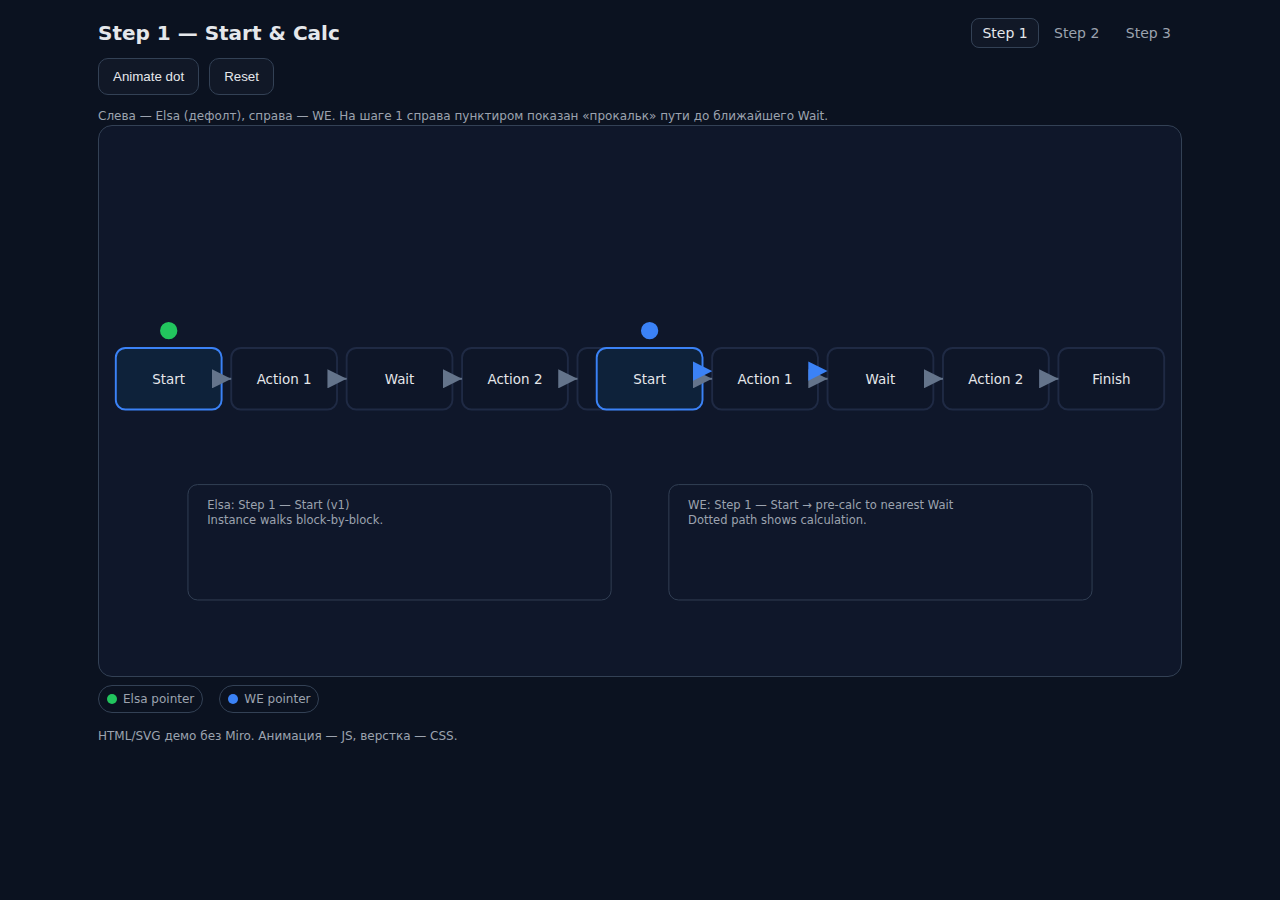
<file: we_demo/index.html>
<!DOCTYPE html>
<html lang="ru" data-page="step1">
<head>
  <meta charset="UTF-8" />
  <title>WE HTML Demo — Step 1</title>
  <meta name="viewport" content="width=device-width, initial-scale=1" />
  <link rel="stylesheet" href="styles.css" />
</head>
<body data-mode="step1">
  <div class="container">
    <div class="hdr">
      <h1>Step 1 — Start & Calc</h1>
      <nav class="nav">
        <a class="active" href="index.html">Step 1</a>
        <a href="step2.html">Step 2</a>
        <a href="step3.html">Step 3</a>
      </nav>
    </div>

    <div class="controls">
      <button id="btn-step">Animate dot</button>
      <button id="btn-reset">Reset</button>
    </div>
    <div class="help">Слева — Elsa (дефолт), справа — WE. На шаге 1 справа пунктиром показан «прокальк» пути до ближайшего Wait.</div>

    <div class="stage"></div>

    <div class="legend">
      <span class="badge"><span class="dot dot2"></span> Elsa pointer</span>
      <span class="badge"><span class="dot"></span> WE pointer</span>
    </div>

    <div class="footer">HTML/SVG демо без Miro. Анимация — JS, верстка — CSS.</div>
  </div>

  <script src="app.js"></script>
</body>
</html>
</file>
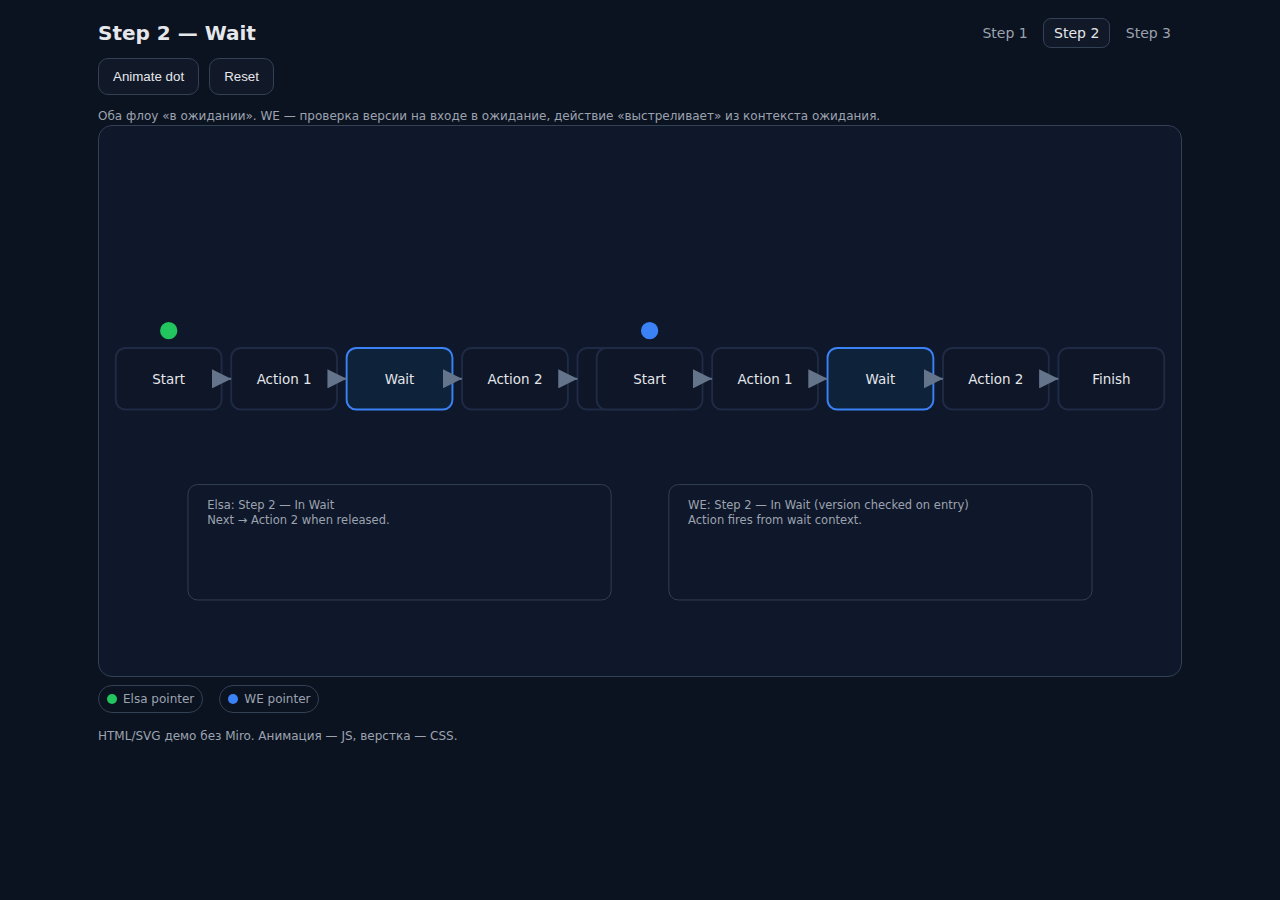
<file: we_demo/step2.html>
<!DOCTYPE html>
<html lang="ru" data-page="step2">
<head>
  <meta charset="UTF-8" />
  <title>WE HTML Demo — Step 2</title>
  <meta name="viewport" content="width=device-width, initial-scale=1" />
  <link rel="stylesheet" href="styles.css" />
</head>
<body data-mode="step2">
  <div class="container">
    <div class="hdr">
      <h1>Step 2 — Wait</h1>
      <nav class="nav">
        <a href="index.html">Step 1</a>
        <a class="active" href="step2.html">Step 2</a>
        <a href="step3.html">Step 3</a>
      </nav>
    </div>

    <div class="controls">
      <button id="btn-step">Animate dot</button>
      <button id="btn-reset">Reset</button>
    </div>
    <div class="help">Оба флоу «в ожидании». WE — проверка версии на входе в ожидание, действие «выстреливает» из контекста ожидания.</div>

    <div class="stage"></div>

    <div class="legend">
      <span class="badge"><span class="dot dot2"></span> Elsa pointer</span>
      <span class="badge"><span class="dot"></span> WE pointer</span>
    </div>

    <div class="footer">HTML/SVG демо без Miro. Анимация — JS, верстка — CSS.</div>
  </div>

  <script src="app.js"></script>
</body>
</html>
</file>
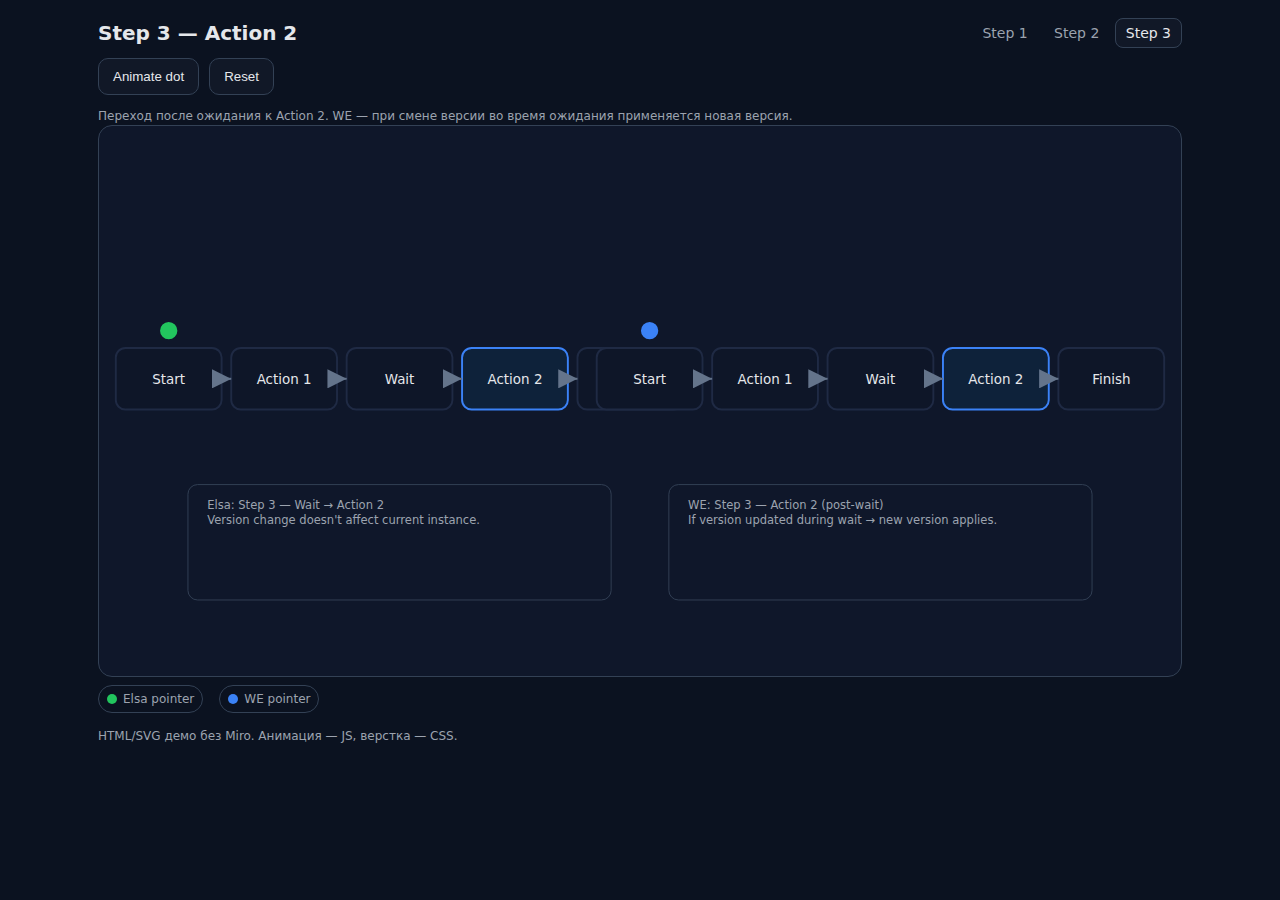
<file: we_demo/step3.html>
<!DOCTYPE html>
<html lang="ru" data-page="step3">
<head>
  <meta charset="UTF-8" />
  <title>WE HTML Demo — Step 3</title>
  <meta name="viewport" content="width=device-width, initial-scale=1" />
  <link rel="stylesheet" href="styles.css" />
</head>
<body data-mode="step3">
  <div class="container">
    <div class="hdr">
      <h1>Step 3 — Action 2</h1>
      <nav class="nav">
        <a href="index.html">Step 1</a>
        <a href="step2.html">Step 2</a>
        <a class="active" href="step3.html">Step 3</a>
      </nav>
    </div>

    <div class="controls">
      <button id="btn-step">Animate dot</button>
      <button id="btn-reset">Reset</button>
    </div>
    <div class="help">Переход после ожидания к Action 2. WE — при смене версии во время ожидания применяется новая версия.</div>

    <div class="stage"></div>

    <div class="legend">
      <span class="badge"><span class="dot dot2"></span> Elsa pointer</span>
      <span class="badge"><span class="dot"></span> WE pointer</span>
    </div>

    <div class="footer">HTML/SVG демо без Miro. Анимация — JS, верстка — CSS.</div>
  </div>

  <script src="app.js"></script>
</body>
</html>
</file>
<file: we_demo/styles.css>
:root{
  --bg:#0b1220;
  --panel:#0f172a;
  --stroke:#334155;
  --text:#e5e7eb;
  --muted:#9ca3af;
  --accent:#3B82F6;
  --accent2:#22C55E;
  --box:#0E1628;
  --boxActive:#0E223A;
  --boxBorder:#1F2A44;
  --conn:#64748B;
}
*{box-sizing:border-box}
html,body{margin:0;height:100%}
body{font:14px/1.5 system-ui,-apple-system,Segoe UI,Roboto,Arial;background:var(--bg);color:var(--text)}
.container{max-width:1120px;margin:0 auto;padding:18px}
.hdr{display:flex;justify-content:space-between;align-items:center;gap:12px;margin-bottom:10px}
h1{font-size:20px;margin:0}
.nav a{color:var(--muted);text-decoration:none;padding:6px 10px;border:1px solid transparent;border-radius:8px}
.nav a.active{color:var(--text);border-color:var(--stroke);background:#111827}
.controls{display:flex;gap:10px;flex-wrap:wrap;margin:10px 0 12px}
button{padding:10px 14px;border-radius:10px;border:1px solid var(--stroke);background:#111827;color:var(--text);cursor:pointer}
button:hover{border-color:#60a5fa;box-shadow:0 0 0 3px rgba(96,165,250,.15)}
.help{font-size:12px;color:var(--muted)}
.stage{background:var(--panel);border:1px solid var(--stroke);border-radius:14px;padding:12px}
pre.log{background:#0a1226;border:1px solid var(--stroke);border-radius:10px;padding:10px;white-space:pre-wrap;max-height:300px;overflow:auto;margin-top:12px}
.legend{display:flex;gap:16px;flex-wrap:wrap;margin:8px 0 0 0;color:var(--muted);font-size:12px}
.badge{display:inline-flex;align-items:center;gap:6px;padding:4px 8px;border:1px solid var(--stroke);border-radius:999px}
.dot{width:10px;height:10px;border-radius:50%;background:var(--accent)}
.dot2{background:var(--accent2)}
.footer{margin-top:14px;color:var(--muted);font-size:12px}
</file>
